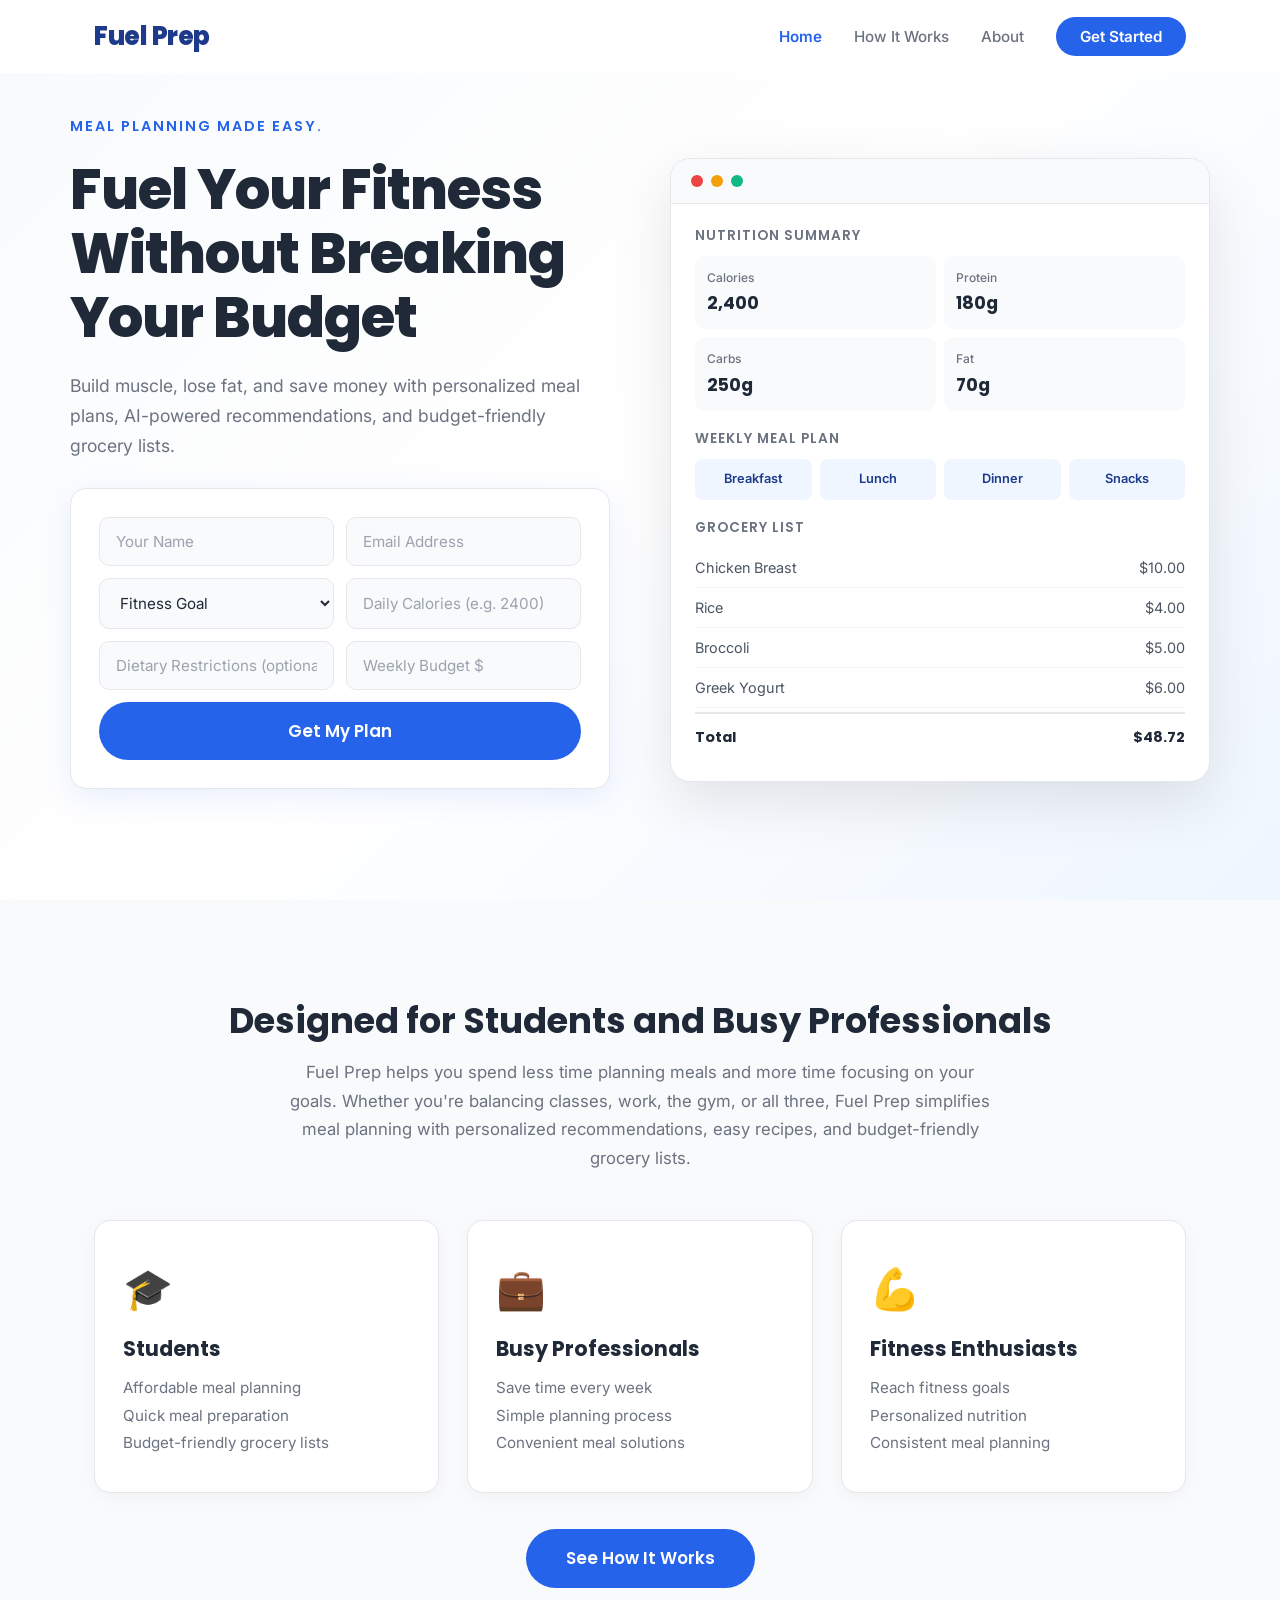
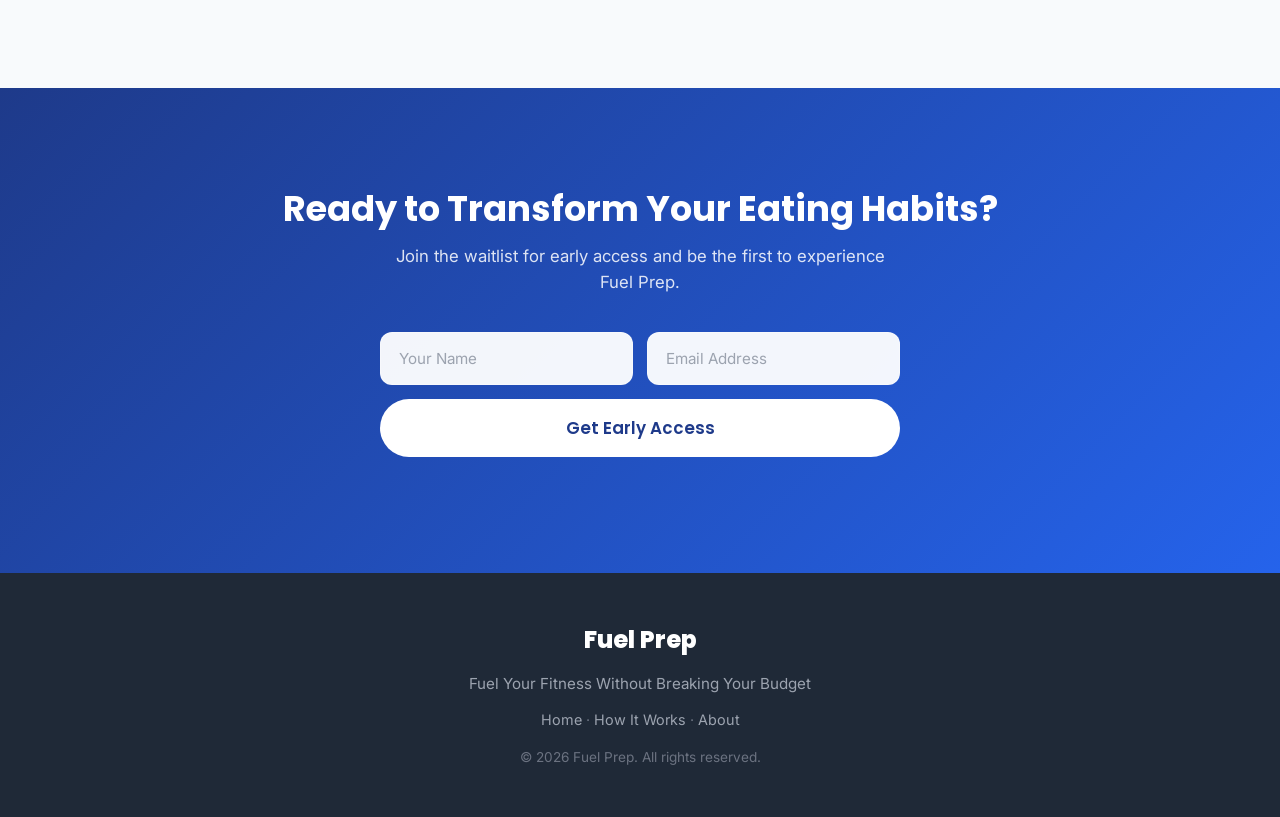
<file: index.html>
<!DOCTYPE html>
<html lang="en">
<head>
  <meta charset="UTF-8">
  <meta name="viewport" content="width=device-width, initial-scale=1.0">
  <title>Fuel Prep | Meal Planning Made Easy</title>
  <meta property="og:title" content="Fuel Prep | Meal Planning Made Easy">
  <meta property="og:description" content="Build muscle, lose fat, and save money with personalized meal plans, AI-powered recommendations, and budget-friendly grocery lists.">
  <meta property="og:image" content="og-image.svg">
  <meta property="og:image:width" content="1200">
  <meta property="og:image:height" content="630">
  <meta property="og:type" content="website">
  <meta property="og:site_name" content="Fuel Prep">
  <meta name="twitter:card" content="summary_large_image">
  <meta name="twitter:title" content="Fuel Prep | Meal Planning Made Easy">
  <meta name="twitter:description" content="Build muscle, lose fat, and save money with personalized meal plans, AI-powered recommendations, and budget-friendly grocery lists.">
  <meta name="twitter:image" content="og-image.svg">
  <link rel="icon" type="image/svg+xml" href="favicon.svg">
  <link rel="preconnect" href="https://fonts.googleapis.com">
  <link rel="preconnect" href="https://fonts.gstatic.com" crossorigin>
  <link href="https://fonts.googleapis.com/css2?family=Poppins:wght@600;700;800&family=Inter:wght@400;500;600&display=swap" rel="stylesheet">
  <link rel="stylesheet" href="styles.css">
</head>
<body>

  <!-- ===== NAVIGATION ===== -->
  <header class="navbar" id="navbar" role="banner">
    <div class="nav-container">
      <a href="index.html" class="logo">Fuel Prep</a>
      <button class="mobile-toggle" id="mobile-toggle" aria-label="Toggle menu" aria-expanded="false">
        <span></span><span></span><span></span>
      </button>
      <nav aria-label="Main navigation">
      <ul class="nav-links" id="nav-links">
        <li><a href="index.html" class="active">Home</a></li>
        <li><a href="how-it-works.html">How It Works</a></li>
        <li><a href="about.html">About</a></li>
        <li><a href="#get-started" class="nav-cta">Get Started</a></li>
      </ul>
      </nav>
    </div>
  </header>

  <!-- ===== MAIN CONTENT ===== -->
  <main>

  <!-- ===== HERO SECTION ===== -->
  <section id="home" class="hero" aria-labelledby="hero-heading">
    <div class="hero-container">
      <div class="hero-left">
        <p class="hero-tagline">Meal Planning Made Easy.</p>
        <h1 id="hero-heading">Fuel Your Fitness<br>Without Breaking<br>Your Budget</h1>
        <p class="hero-sub">
          Build muscle, lose fat, and save money with personalized meal plans,
          AI-powered recommendations, and budget-friendly grocery lists.
        </p>
        <form class="hero-form" id="hero-form" aria-label="Meal plan generator">
          <div class="form-row">
            <label for="form-name" class="sr-only">Your Name</label>
            <input type="text" id="form-name" placeholder="Your Name" autocomplete="name" required>
            <label for="form-email" class="sr-only">Email Address</label>
            <input type="email" id="form-email" placeholder="Email Address" autocomplete="email" required>
          </div>
          <div class="form-row">
            <label for="form-goal" class="sr-only">Fitness Goal</label>
            <select id="form-goal" required>
              <option value="" disabled selected>Fitness Goal</option>
              <option value="Muscle Gain">Muscle Gain</option>
              <option value="Fat Loss">Fat Loss</option>
              <option value="Maintenance">Maintenance</option>
            </select>
            <label for="form-calories" class="sr-only">Daily Calories</label>
            <input type="number" id="form-calories" placeholder="Daily Calories (e.g. 2400)" autocomplete="off">
          </div>
          <div class="form-row">
            <label for="form-restrictions" class="sr-only">Dietary Restrictions</label>
            <input type="text" id="form-restrictions" placeholder="Dietary Restrictions (optional)" autocomplete="off">
            <label for="form-budget" class="sr-only">Weekly Budget</label>
            <input type="number" id="form-budget" placeholder="Weekly Budget $" autocomplete="off">
          </div>
          <button type="submit" class="btn-primary">Get My Plan</button>
        </form>
        <div id="form-success" class="form-success"></div>
      </div>
      <div class="hero-right">
        <div class="dashboard-mockup">
          <div class="dash-header">
            <span class="dash-dot red"></span>
            <span class="dash-dot yellow"></span>
            <span class="dash-dot green"></span>
          </div>
          <div class="dash-body">
            <div class="dash-section">
              <h4>Nutrition Summary</h4>
              <dl class="macro-row">
                <div class="macro"><dt class="macro-label">Calories</dt><dd class="macro-val">2,400</dd></div>
                <div class="macro"><dt class="macro-label">Protein</dt><dd class="macro-val">180g</dd></div>
                <div class="macro"><dt class="macro-label">Carbs</dt><dd class="macro-val">250g</dd></div>
                <div class="macro"><dt class="macro-label">Fat</dt><dd class="macro-val">70g</dd></div>
              </dl>
            </div>
            <div class="dash-section">
              <h4>Weekly Meal Plan</h4>
              <ul class="meal-row" aria-label="Meal categories">
                <li class="meal-item">Breakfast</li>
                <li class="meal-item">Lunch</li>
                <li class="meal-item">Dinner</li>
                <li class="meal-item">Snacks</li>
              </ul>
            </div>
            <div class="dash-section">
              <h4>Grocery List</h4>
              <ul class="grocery-list" aria-label="Grocery items and prices">
                <li class="grocery-row"><span>Chicken Breast</span><span>$10.00</span></li>
                <li class="grocery-row"><span>Rice</span><span>$4.00</span></li>
                <li class="grocery-row"><span>Broccoli</span><span>$5.00</span></li>
                <li class="grocery-row"><span>Greek Yogurt</span><span>$6.00</span></li>
                <li class="grocery-row total-row"><span>Total</span><span>$48.72</span></li>
              </ul>
            </div>
          </div>
        </div>
      </div>
    </div>
  </section>

  <!-- ===== AUDIENCE SECTION ===== -->
  <section class="audience">
    <div class="container">
      <h2>Designed for Students and Busy Professionals</h2>
      <p class="audience-intro">
        Fuel Prep helps you spend less time planning meals and more time focusing on your goals.
        Whether you're balancing classes, work, the gym, or all three, Fuel Prep simplifies meal
        planning with personalized recommendations, easy recipes, and budget-friendly grocery lists.
      </p>
      <div class="audience-cards">
        <div class="audience-card">
          <div class="audience-icon">🎓</div>
          <h3>Students</h3>
          <ul>
            <li>Affordable meal planning</li>
            <li>Quick meal preparation</li>
            <li>Budget-friendly grocery lists</li>
          </ul>
        </div>
        <div class="audience-card">
          <div class="audience-icon">💼</div>
          <h3>Busy Professionals</h3>
          <ul>
            <li>Save time every week</li>
            <li>Simple planning process</li>
            <li>Convenient meal solutions</li>
          </ul>
        </div>
        <div class="audience-card">
          <div class="audience-icon">💪</div>
          <h3>Fitness Enthusiasts</h3>
          <ul>
            <li>Reach fitness goals</li>
            <li>Personalized nutrition</li>
            <li>Consistent meal planning</li>
          </ul>
        </div>
      </div>
      <div class="audience-cta">
        <a href="how-it-works.html" class="btn-primary">See How It Works</a>
      </div>
    </div>
  </section>

  <!-- ===== GET STARTED / LEAD CAPTURE ===== -->
  <section id="get-started" class="get-started">
    <div class="container">
      <h2>Ready to Transform Your Eating Habits?</h2>
      <p class="get-started-intro">
        Join the waitlist for early access and be the first to experience Fuel Prep.
      </p>
      <form class="lead-form" id="lead-form" aria-label="Early access signup">
        <div class="lead-row">
          <label for="lead-name" class="sr-only">Your Name</label>
          <input type="text" id="lead-name" placeholder="Your Name" autocomplete="name" required>
          <label for="lead-email" class="sr-only">Email Address</label>
          <input type="email" id="lead-email" placeholder="Email Address" autocomplete="email" required>
        </div>
        <button type="submit" class="btn-primary">Get Early Access</button>
      </form>
      <div id="lead-success" class="form-success"></div>
    </div>
  </section>

  <!-- ===== END MAIN CONTENT ===== -->
  </main>

  <!-- ===== FOOTER ===== -->
  <footer role="contentinfo">
    <div class="footer-container">
      <a href="index.html" class="footer-logo">Fuel Prep</a>
      <p class="footer-text">
        Fuel Your Fitness Without Breaking Your Budget
      </p>
      <nav aria-label="Footer navigation">
        <p class="footer-links">
          <a href="index.html">Home</a> &middot;
          <a href="how-it-works.html">How It Works</a> &middot;
          <a href="about.html">About</a>
        </p>
      </nav>
      <p class="footer-copy">&copy; 2026 Fuel Prep. All rights reserved.</p>
    </div>
  </footer>

  <script>
    // ===== Mobile Toggle =====
    document.getElementById('mobile-toggle').addEventListener('click', function () {
      const nav = document.getElementById('nav-links');
      const isOpen = nav.classList.toggle('open');
      this.setAttribute('aria-expanded', isOpen);
    });

    // Close mobile nav on link click
    document.querySelectorAll('.nav-links a').forEach(link => {
      link.addEventListener('click', () => {
        const nav = document.getElementById('nav-links');
        nav.classList.remove('open');
        document.getElementById('mobile-toggle').setAttribute('aria-expanded', 'false');
      });
    });

    // ===== Smooth Scrolling for same-page anchors =====
    document.querySelectorAll('a[href^="#"]').forEach(anchor => {
      anchor.addEventListener('click', function (e) {
        e.preventDefault();
        const target = document.querySelector(this.getAttribute('href'));
        if (target) {
          target.scrollIntoView({ behavior: 'smooth', block: 'start' });
        }
      });
    });

    // ===== Hero Form Submit =====
    document.getElementById('hero-form').addEventListener('submit', function (e) {
      e.preventDefault();
      const data = {
        name: document.getElementById('form-name').value,
        email: document.getElementById('form-email').value,
        goal: document.getElementById('form-goal').value,
        calories: document.getElementById('form-calories').value,
        restrictions: document.getElementById('form-restrictions').value,
        budget: document.getElementById('form-budget').value,
        savedAt: new Date().toISOString()
      };
      localStorage.setItem('fuelPrepLead', JSON.stringify(data));

      const success = document.getElementById('form-success');
      success.innerHTML = `
        <div class="success-message">
          <strong>Thank you for your interest in Fuel Prep!</strong><br>
          We have received your information and will be in touch soon with updates and early access opportunities.
        </div>
      `;
      success.scrollIntoView({ behavior: 'smooth' });
      this.reset();
    });

    // ===== Lead Form Submit =====
    document.getElementById('lead-form').addEventListener('submit', function (e) {
      e.preventDefault();
      const data = {
        name: document.getElementById('lead-name').value,
        email: document.getElementById('lead-email').value,
        savedAt: new Date().toISOString()
      };
      const existing = JSON.parse(localStorage.getItem('fuelPrepLead') || '{}');
      localStorage.setItem('fuelPrepLead', JSON.stringify({ ...existing, ...data }));

      const success = document.getElementById('lead-success');
      success.innerHTML = `
        <div class="success-message">
          <strong>Thank you for your interest in Fuel Prep!</strong><br>
          We have received your information and will be in touch soon with updates and early access opportunities.
        </div>
      `;
      success.scrollIntoView({ behavior: 'smooth' });
      this.reset();
    });

    // ===== Sticky Nav Shadow on Scroll =====
    window.addEventListener('scroll', function () {
      const nav = document.getElementById('navbar');
      if (window.scrollY > 50) {
        nav.classList.add('scrolled');
      } else {
        nav.classList.remove('scrolled');
      }
    });
  </script>
</body>
</html>
</file>
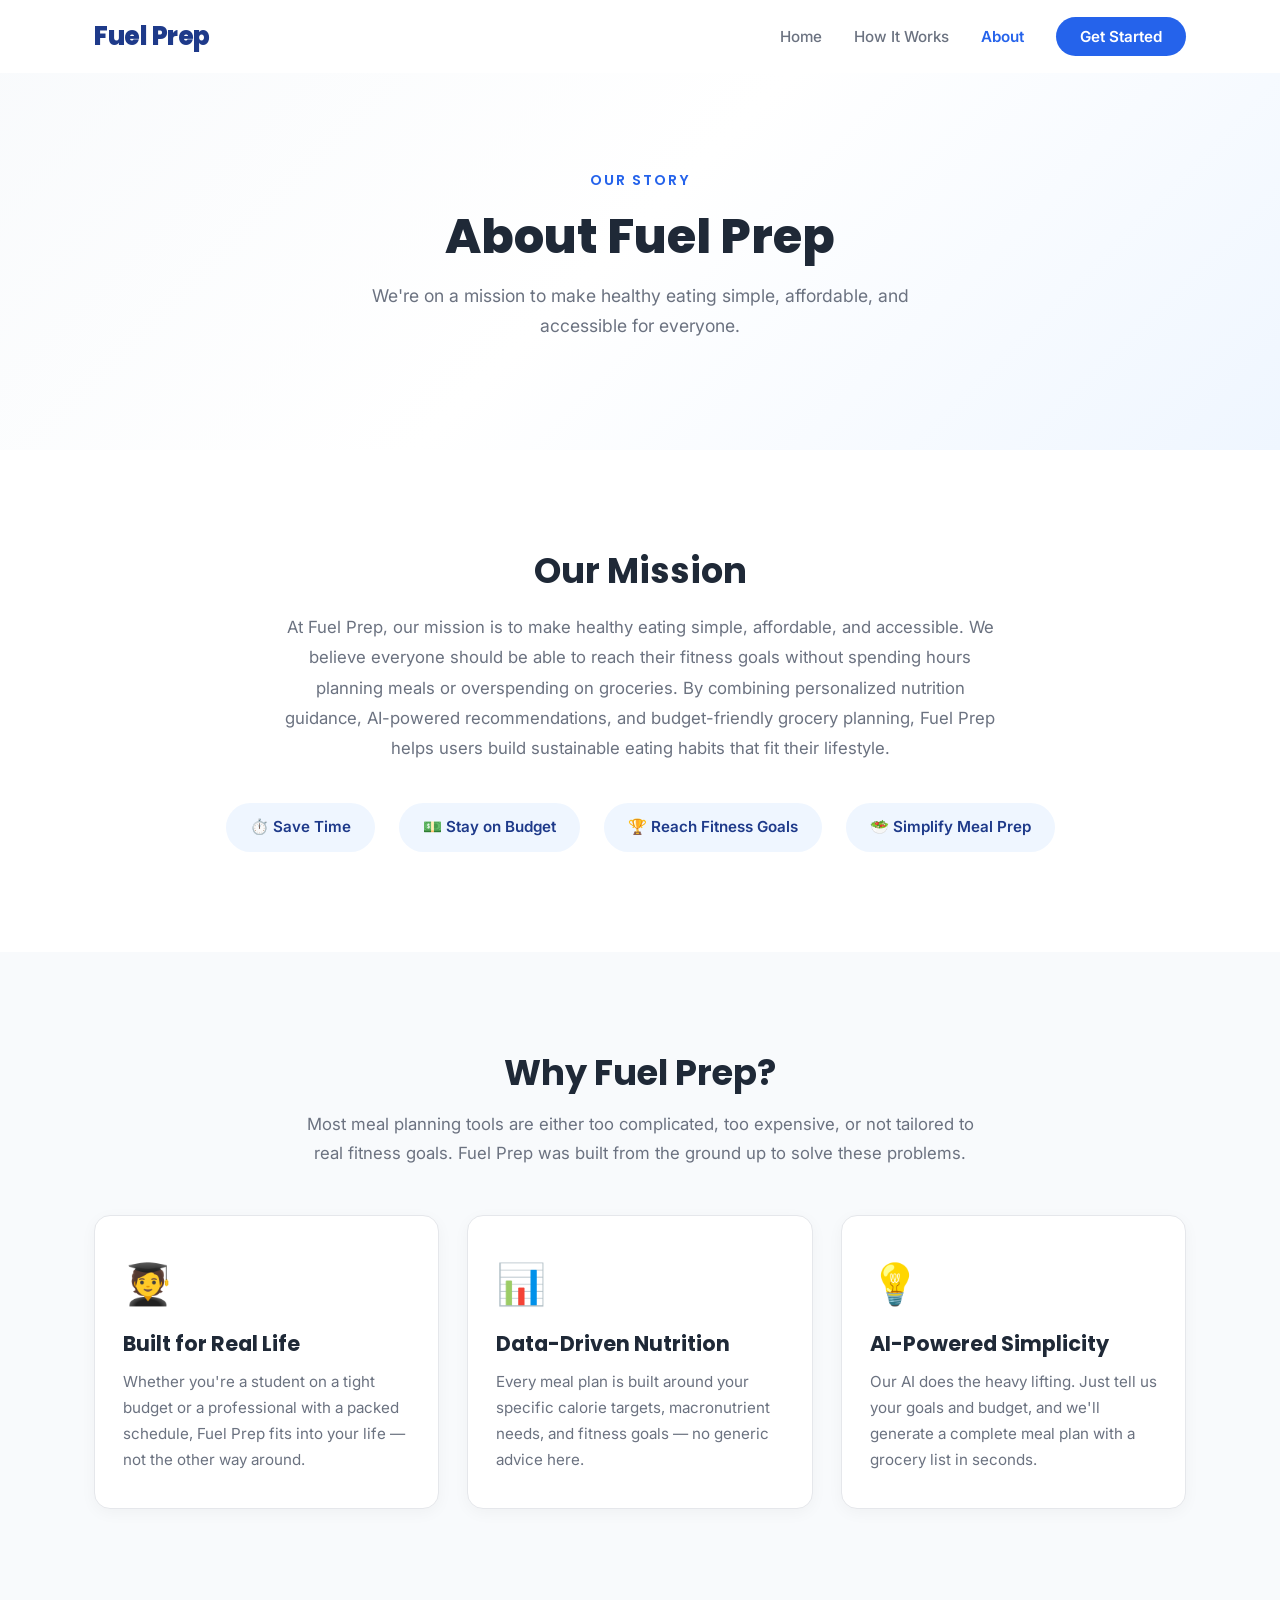
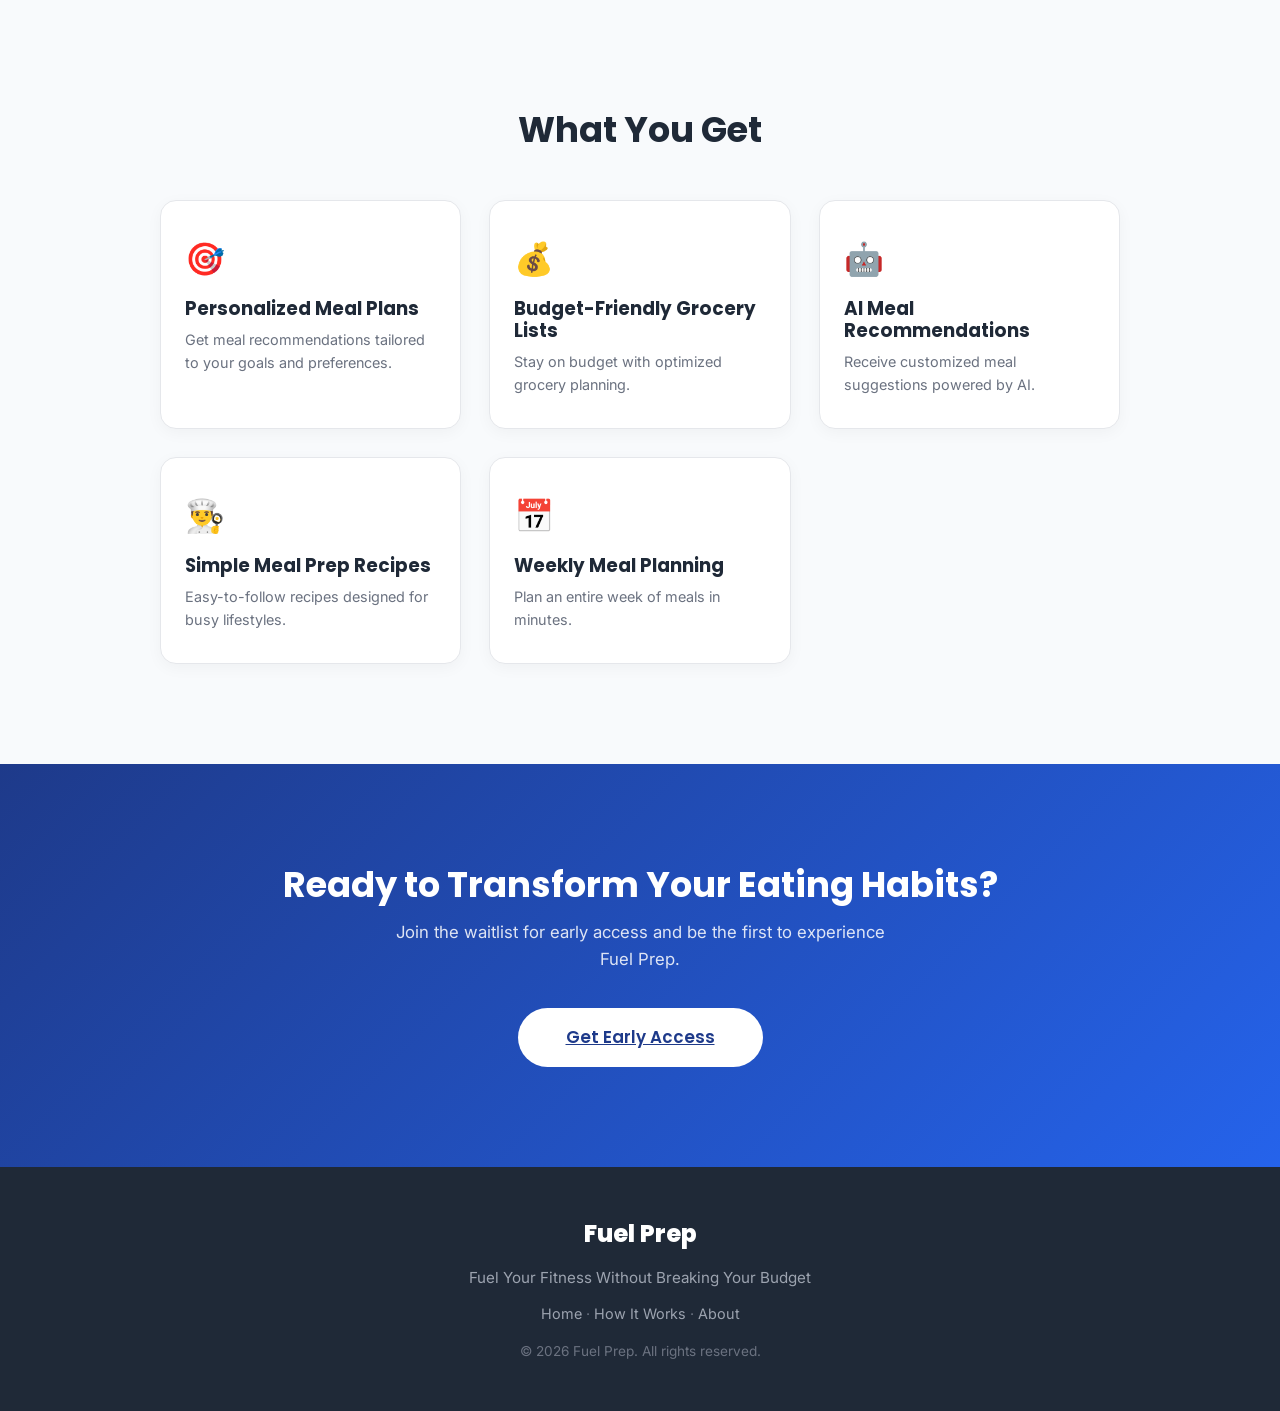
<file: about.html>
<!DOCTYPE html>
<html lang="en">
<head>
  <meta charset="UTF-8">
  <meta name="viewport" content="width=device-width, initial-scale=1.0">
  <title>About | Fuel Prep</title>
  <meta property="og:title" content="About | Fuel Prep">
  <meta property="og:description" content="Fuel Prep helps students and busy professionals save time and money with personalized meal planning.">
  <meta property="og:image" content="og-image.svg">
  <meta property="og:image:width" content="1200">
  <meta property="og:image:height" content="630">
  <meta property="og:type" content="website">
  <meta property="og:site_name" content="Fuel Prep">
  <meta name="twitter:card" content="summary_large_image">
  <meta name="twitter:title" content="About | Fuel Prep">
  <meta name="twitter:description" content="Fuel Prep helps students and busy professionals save time and money with personalized meal planning.">
  <meta name="twitter:image" content="og-image.svg">
  <link rel="icon" type="image/svg+xml" href="favicon.svg">
  <link rel="preconnect" href="https://fonts.googleapis.com">
  <link rel="preconnect" href="https://fonts.gstatic.com" crossorigin>
  <link href="https://fonts.googleapis.com/css2?family=Poppins:wght@600;700;800&family=Inter:wght@400;500;600&display=swap" rel="stylesheet">
  <link rel="stylesheet" href="styles.css">
</head>
<body>

  <!-- ===== NAVIGATION ===== -->
  <header class="navbar" id="navbar" role="banner">
    <div class="nav-container">
      <a href="index.html" class="logo">Fuel Prep</a>
      <button class="mobile-toggle" id="mobile-toggle" aria-label="Toggle menu" aria-expanded="false">
        <span></span><span></span><span></span>
      </button>
      <nav aria-label="Main navigation">
      <ul class="nav-links" id="nav-links">
        <li><a href="index.html">Home</a></li>
        <li><a href="how-it-works.html">How It Works</a></li>
        <li><a href="about.html" class="active">About</a></li>
        <li><a href="index.html#get-started" class="nav-cta">Get Started</a></li>
      </ul>
      </nav>
    </div>
  </header>

  <!-- ===== MAIN CONTENT ===== -->
  <main>

  <!-- ===== PAGE HERO ===== -->
  <section class="page-hero" aria-labelledby="about-heading">
    <div class="container page-hero-content">
      <p class="hero-tagline">Our Story</p>
      <h1 id="about-heading">About Fuel Prep</h1>
      <p class="hero-sub">
        We're on a mission to make healthy eating simple, affordable, and accessible for everyone.
      </p>
    </div>
  </section>

  <!-- ===== MISSION ===== -->
  <section class="about">
    <div class="container">
      <h2>Our Mission</h2>
      <p class="about-text">
        At Fuel Prep, our mission is to make healthy eating simple, affordable, and accessible.
        We believe everyone should be able to reach their fitness goals without spending hours
        planning meals or overspending on groceries. By combining personalized nutrition guidance,
        AI-powered recommendations, and budget-friendly grocery planning, Fuel Prep helps users
        build sustainable eating habits that fit their lifestyle.
      </p>
      <ul class="about-benefits">
        <li class="benefit">⏱️ Save Time</li>
        <li class="benefit">💵 Stay on Budget</li>
        <li class="benefit">🏆 Reach Fitness Goals</li>
        <li class="benefit">🥗 Simplify Meal Prep</li>
      </ul>
    </div>
  </section>

  <!-- ===== WHY FUEL PREP ===== -->
  <section class="audience">
    <div class="container">
      <h2>Why Fuel Prep?</h2>
      <p class="audience-intro">
        Most meal planning tools are either too complicated, too expensive, or not tailored to
        real fitness goals. Fuel Prep was built from the ground up to solve these problems.
      </p>
      <div class="audience-cards">
        <div class="audience-card">
          <div class="audience-icon">🧑‍🎓</div>
          <h3>Built for Real Life</h3>
          <p style="color: #6B7280; font-size: 0.95rem; line-height: 1.7;">
            Whether you're a student on a tight budget or a professional with a packed schedule,
            Fuel Prep fits into your life — not the other way around.
          </p>
        </div>
        <div class="audience-card">
          <div class="audience-icon">📊</div>
          <h3>Data-Driven Nutrition</h3>
          <p style="color: #6B7280; font-size: 0.95rem; line-height: 1.7;">
            Every meal plan is built around your specific calorie targets, macronutrient needs,
            and fitness goals — no generic advice here.
          </p>
        </div>
        <div class="audience-card">
          <div class="audience-icon">💡</div>
          <h3>AI-Powered Simplicity</h3>
          <p style="color: #6B7280; font-size: 0.95rem; line-height: 1.7;">
            Our AI does the heavy lifting. Just tell us your goals and budget, and we'll generate
            a complete meal plan with a grocery list in seconds.
          </p>
        </div>
      </div>
    </div>
  </section>

  <!-- ===== PLATFORM BENEFITS ===== -->
  <section class="features">
    <div class="container">
      <h2>What You Get</h2>
      <div class="features-grid">
        <div class="feature-card">
          <div class="feature-icon">🎯</div>
          <h3>Personalized Meal Plans</h3>
          <p>Get meal recommendations tailored to your goals and preferences.</p>
        </div>
        <div class="feature-card">
          <div class="feature-icon">💰</div>
          <h3>Budget-Friendly Grocery Lists</h3>
          <p>Stay on budget with optimized grocery planning.</p>
        </div>
        <div class="feature-card">
          <div class="feature-icon">🤖</div>
          <h3>AI Meal Recommendations</h3>
          <p>Receive customized meal suggestions powered by AI.</p>
        </div>
        <div class="feature-card">
          <div class="feature-icon">👨‍🍳</div>
          <h3>Simple Meal Prep Recipes</h3>
          <p>Easy-to-follow recipes designed for busy lifestyles.</p>
        </div>
        <div class="feature-card">
          <div class="feature-icon">📅</div>
          <h3>Weekly Meal Planning</h3>
          <p>Plan an entire week of meals in minutes.</p>
        </div>
      </div>
    </div>
  </section>

  <!-- ===== CTA BANNER ===== -->
  <section class="get-started">
    <div class="container">
      <h2>Ready to Transform Your Eating Habits?</h2>
      <p class="get-started-intro">
        Join the waitlist for early access and be the first to experience Fuel Prep.
      </p>
      <div style="text-align: center;">
        <a href="index.html#get-started" class="btn-primary" style="display: inline-block; width: auto; padding: 16px 48px;">Get Early Access</a>
      </div>
    </div>
  </section>

  <!-- ===== END MAIN CONTENT ===== -->
  </main>

  <!-- ===== FOOTER ===== -->
  <footer role="contentinfo">
    <div class="footer-container">
      <a href="index.html" class="footer-logo">Fuel Prep</a>
      <p class="footer-text">
        Fuel Your Fitness Without Breaking Your Budget
      </p>
      <nav aria-label="Footer navigation">
        <p class="footer-links">
          <a href="index.html">Home</a> &middot;
          <a href="how-it-works.html">How It Works</a> &middot;
          <a href="about.html">About</a>
        </p>
      </nav>
      <p class="footer-copy">&copy; 2026 Fuel Prep. All rights reserved.</p>
    </div>
  </footer>

  <script>
    // ===== Mobile Toggle =====
    document.getElementById('mobile-toggle').addEventListener('click', function () {
      const nav = document.getElementById('nav-links');
      const isOpen = nav.classList.toggle('open');
      this.setAttribute('aria-expanded', isOpen);
    });

    document.querySelectorAll('.nav-links a').forEach(link => {
      link.addEventListener('click', () => {
        const nav = document.getElementById('nav-links');
        nav.classList.remove('open');
        document.getElementById('mobile-toggle').setAttribute('aria-expanded', 'false');
      });
    });

    // ===== Sticky Nav Shadow on Scroll =====
    window.addEventListener('scroll', function () {
      const nav = document.getElementById('navbar');
      if (window.scrollY > 50) {
        nav.classList.add('scrolled');
      } else {
        nav.classList.remove('scrolled');
      }
    });
  </script>
</body>
</html>
</file>
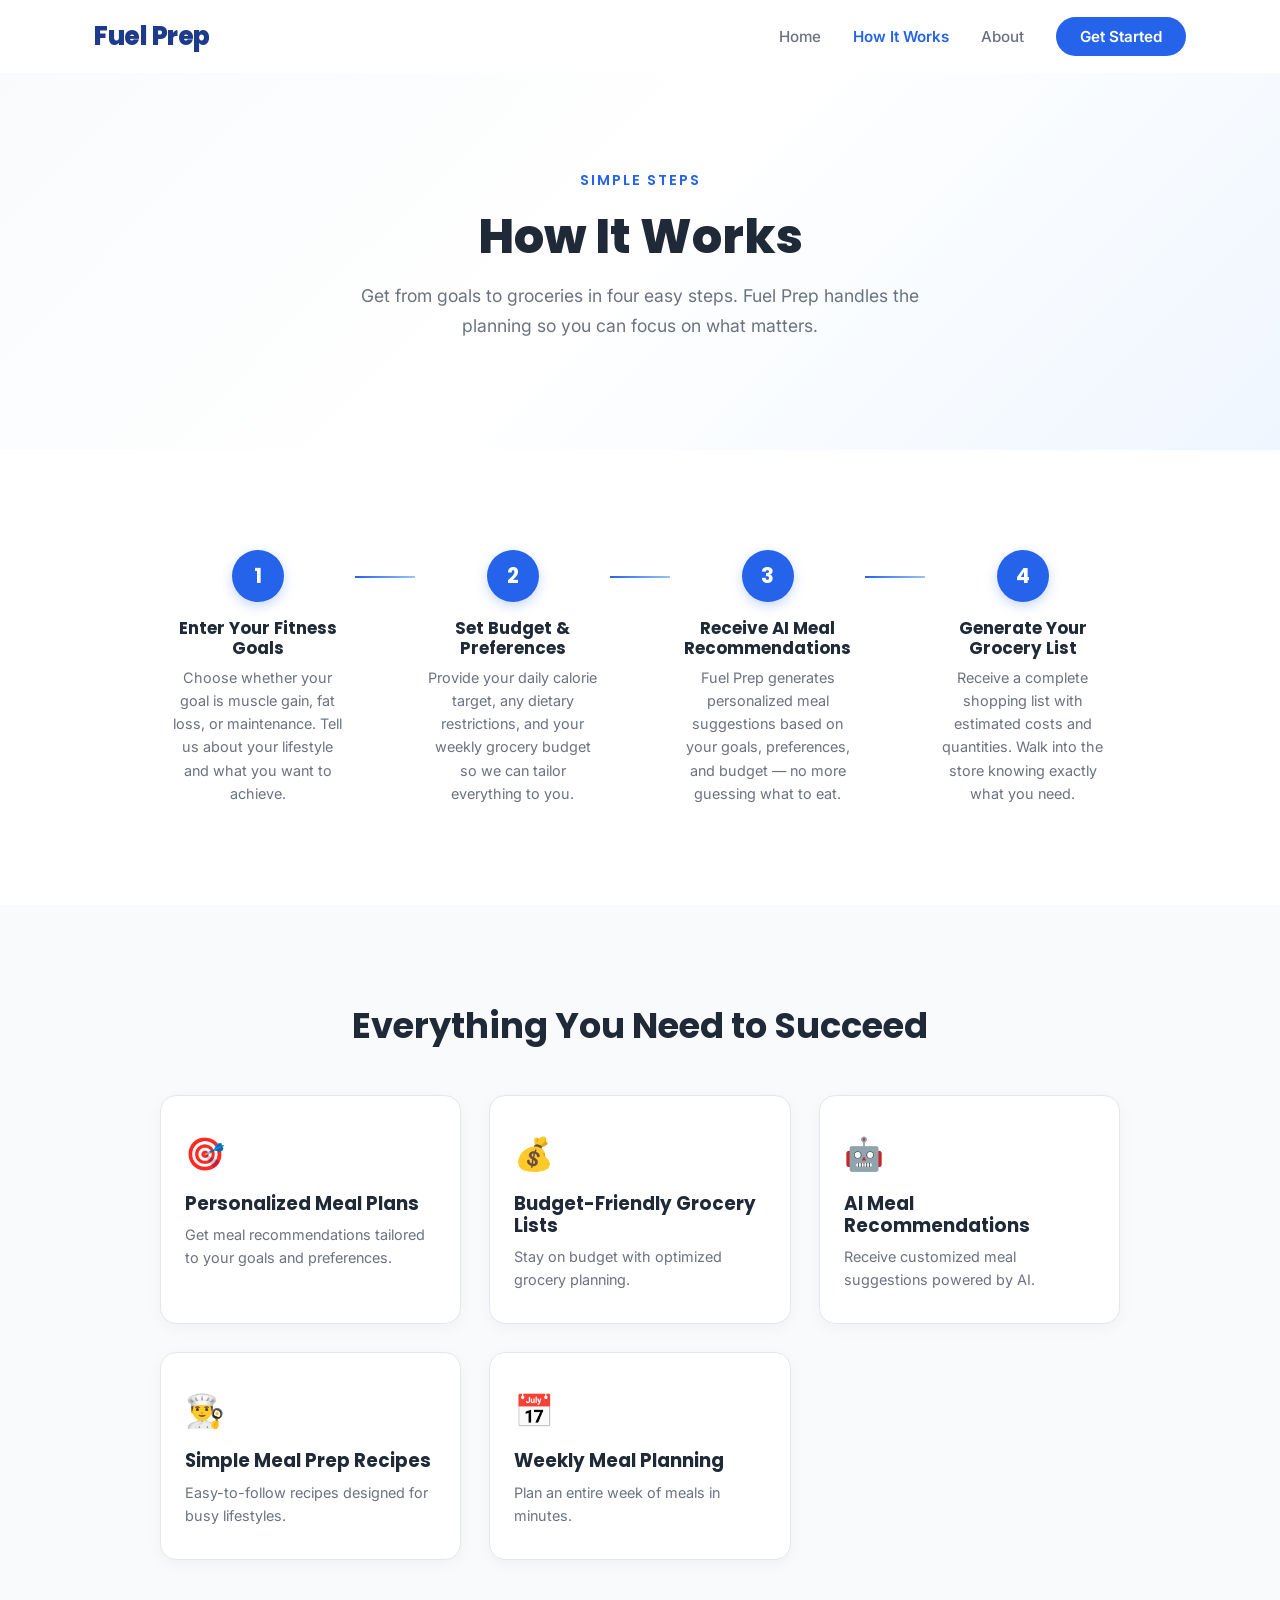
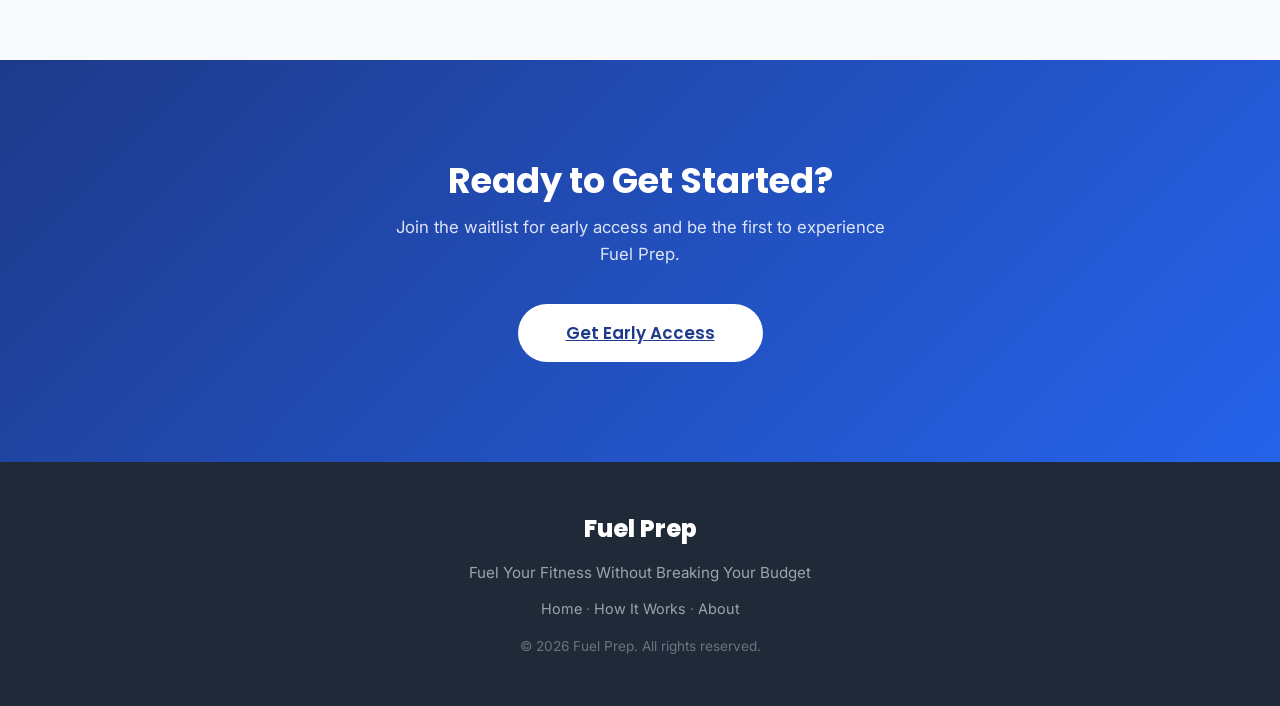
<file: how-it-works.html>
<!DOCTYPE html>
<html lang="en">
<head>
  <meta charset="UTF-8">
  <meta name="viewport" content="width=device-width, initial-scale=1.0">
  <title>How It Works | Fuel Prep</title>
  <meta property="og:title" content="How It Works | Fuel Prep">
  <meta property="og:description" content="Learn how Fuel Prep creates personalized meal plans tailored to your fitness goals, dietary needs, and budget.">
  <meta property="og:image" content="og-image.svg">
  <meta property="og:image:width" content="1200">
  <meta property="og:image:height" content="630">
  <meta property="og:type" content="website">
  <meta property="og:site_name" content="Fuel Prep">
  <meta name="twitter:card" content="summary_large_image">
  <meta name="twitter:title" content="How It Works | Fuel Prep">
  <meta name="twitter:description" content="Learn how Fuel Prep creates personalized meal plans tailored to your fitness goals, dietary needs, and budget.">
  <meta name="twitter:image" content="og-image.svg">
  <link rel="icon" type="image/svg+xml" href="favicon.svg">
  <link rel="preconnect" href="https://fonts.googleapis.com">
  <link rel="preconnect" href="https://fonts.gstatic.com" crossorigin>
  <link href="https://fonts.googleapis.com/css2?family=Poppins:wght@600;700;800&family=Inter:wght@400;500;600&display=swap" rel="stylesheet">
  <link rel="stylesheet" href="styles.css">
</head>
<body>

  <!-- ===== NAVIGATION ===== -->
  <header class="navbar" id="navbar" role="banner">
    <div class="nav-container">
      <a href="index.html" class="logo">Fuel Prep</a>
      <button class="mobile-toggle" id="mobile-toggle" aria-label="Toggle menu" aria-expanded="false">
        <span></span><span></span><span></span>
      </button>
      <nav aria-label="Main navigation">
      <ul class="nav-links" id="nav-links">
        <li><a href="index.html">Home</a></li>
        <li><a href="how-it-works.html" class="active">How It Works</a></li>
        <li><a href="about.html">About</a></li>
        <li><a href="index.html#get-started" class="nav-cta">Get Started</a></li>
      </ul>
      </nav>
    </div>
  </header>

  <!-- ===== MAIN CONTENT ===== -->
  <main>

  <!-- ===== HOW IT WORKS ===== -->
  <section class="page-hero" aria-labelledby="how-heading">
    <div class="container page-hero-content">
      <p class="hero-tagline">Simple Steps</p>
      <h1 id="how-heading">How It Works</h1>
      <p class="hero-sub">
        Get from goals to groceries in four easy steps. Fuel Prep handles the planning so you can focus on what matters.
      </p>
    </div>
  </section>

  <section class="how-it-works">
    <div class="container">
      <ol class="timeline" aria-label="Four simple steps">
        <li class="timeline-step">
          <span class="step-number" aria-hidden="true">1</span>
          <h3>Enter Your Fitness Goals</h3>
          <p>Choose whether your goal is muscle gain, fat loss, or maintenance. Tell us about your lifestyle and what you want to achieve.</p>
        </li>
        <li class="timeline-connector" role="separator" aria-hidden="true"></li>
        <li class="timeline-step">
          <span class="step-number" aria-hidden="true">2</span>
          <h3>Set Budget &amp; Preferences</h3>
          <p>Provide your daily calorie target, any dietary restrictions, and your weekly grocery budget so we can tailor everything to you.</p>
        </li>
        <li class="timeline-connector" role="separator" aria-hidden="true"></li>
        <li class="timeline-step">
          <span class="step-number" aria-hidden="true">3</span>
          <h3>Receive AI Meal Recommendations</h3>
          <p>Fuel Prep generates personalized meal suggestions based on your goals, preferences, and budget — no more guessing what to eat.</p>
        </li>
        <li class="timeline-connector" role="separator" aria-hidden="true"></li>
        <li class="timeline-step">
          <span class="step-number" aria-hidden="true">4</span>
          <h3>Generate Your Grocery List</h3>
          <p>Receive a complete shopping list with estimated costs and quantities. Walk into the store knowing exactly what you need.</p>
        </li>
      </ol>
    </div>
  </section>

  <!-- ===== FEATURES ===== -->
  <section class="features">
    <div class="container">
      <h2>Everything You Need to Succeed</h2>
      <div class="features-grid">
        <div class="feature-card">
          <div class="feature-icon">🎯</div>
          <h3>Personalized Meal Plans</h3>
          <p>Get meal recommendations tailored to your goals and preferences.</p>
        </div>
        <div class="feature-card">
          <div class="feature-icon">💰</div>
          <h3>Budget-Friendly Grocery Lists</h3>
          <p>Stay on budget with optimized grocery planning.</p>
        </div>
        <div class="feature-card">
          <div class="feature-icon">🤖</div>
          <h3>AI Meal Recommendations</h3>
          <p>Receive customized meal suggestions powered by AI.</p>
        </div>
        <div class="feature-card">
          <div class="feature-icon">👨‍🍳</div>
          <h3>Simple Meal Prep Recipes</h3>
          <p>Easy-to-follow recipes designed for busy lifestyles.</p>
        </div>
        <div class="feature-card">
          <div class="feature-icon">📅</div>
          <h3>Weekly Meal Planning</h3>
          <p>Plan an entire week of meals in minutes.</p>
        </div>
      </div>
    </div>
  </section>

  <!-- ===== CTA BANNER ===== -->
  <section class="get-started">
    <div class="container">
      <h2>Ready to Get Started?</h2>
      <p class="get-started-intro">
        Join the waitlist for early access and be the first to experience Fuel Prep.
      </p>
      <div style="text-align: center;">
        <a href="index.html#get-started" class="btn-primary" style="display: inline-block; width: auto; padding: 16px 48px;">Get Early Access</a>
      </div>
    </div>
  </section>

  <!-- ===== END MAIN CONTENT ===== -->
  </main>

  <!-- ===== FOOTER ===== -->
  <footer role="contentinfo">
    <div class="footer-container">
      <a href="index.html" class="footer-logo">Fuel Prep</a>
      <p class="footer-text">
        Fuel Your Fitness Without Breaking Your Budget
      </p>
      <nav aria-label="Footer navigation">
        <p class="footer-links">
          <a href="index.html">Home</a> &middot;
          <a href="how-it-works.html">How It Works</a> &middot;
          <a href="about.html">About</a>
        </p>
      </nav>
      <p class="footer-copy">&copy; 2026 Fuel Prep. All rights reserved.</p>
    </div>
  </footer>

  <script>
    // ===== Mobile Toggle =====
    document.getElementById('mobile-toggle').addEventListener('click', function () {
      const nav = document.getElementById('nav-links');
      const isOpen = nav.classList.toggle('open');
      this.setAttribute('aria-expanded', isOpen);
    });

    document.querySelectorAll('.nav-links a').forEach(link => {
      link.addEventListener('click', () => {
        const nav = document.getElementById('nav-links');
        nav.classList.remove('open');
        document.getElementById('mobile-toggle').setAttribute('aria-expanded', 'false');
      });
    });

    // ===== Sticky Nav Shadow on Scroll =====
    window.addEventListener('scroll', function () {
      const nav = document.getElementById('navbar');
      if (window.scrollY > 50) {
        nav.classList.add('scrolled');
      } else {
        nav.classList.remove('scrolled');
      }
    });
  </script>
</body>
</html>
</file>
<file: styles.css>
/* ===== RESET & BASE ===== */
*,
*::before,
*::after {
  margin: 0;
  padding: 0;
  box-sizing: border-box;
}

html {
  scroll-behavior: smooth;
}

body {
  font-family: 'Inter', -apple-system, BlinkMacSystemFont, sans-serif;
  color: #1F2937;
  background-color: #FFFFFF;
  line-height: 1.6;
  -webkit-font-smoothing: antialiased;
}

h1, h2, h3, h4, h5, h6 {
  font-family: 'Poppins', sans-serif;
  font-weight: 700;
  line-height: 1.2;
}

.container {
  max-width: 1140px;
  margin: 0 auto;
  padding: 0 24px;
}

/* ===== NAVIGATION ===== */
.navbar {
  position: fixed;
  top: 0;
  left: 0;
  right: 0;
  z-index: 1000;
  background: rgba(255, 255, 255, 0.95);
  backdrop-filter: blur(12px);
  transition: box-shadow 0.3s ease;
}

.navbar.scrolled {
  box-shadow: 0 2px 20px rgba(0, 0, 0, 0.08);
}

.nav-container {
  max-width: 1140px;
  margin: 0 auto;
  padding: 16px 24px;
  display: flex;
  justify-content: space-between;
  align-items: center;
}

.logo {
  font-family: 'Poppins', sans-serif;
  font-size: 1.6rem;
  font-weight: 800;
  color: #1E3A8A;
  text-decoration: none;
  letter-spacing: -0.5px;
}

.nav-links {
  list-style: none;
  display: flex;
  align-items: center;
  gap: 32px;
}

.nav-links a {
  text-decoration: none;
  color: #6B7280;
  font-weight: 500;
  font-size: 0.95rem;
  transition: color 0.2s ease;
}

.nav-links a:hover {
  color: #2563EB;
}

.nav-links a.active {
  color: #2563EB;
  font-weight: 600;
}

.nav-cta {
  background: #2563EB;
  color: #fff !important;
  padding: 10px 24px;
  border-radius: 100px;
  font-weight: 600 !important;
  transition: background 0.2s ease !important;
}

.nav-cta:hover {
  background: #1E3A8A !important;
}

/* Mobile Toggle */
.mobile-toggle {
  display: none;
  flex-direction: column;
  gap: 5px;
  background: none;
  border: none;
  cursor: pointer;
  padding: 4px;
}

.mobile-toggle span {
  display: block;
  width: 26px;
  height: 3px;
  background: #1F2937;
  border-radius: 3px;
  transition: 0.3s;
}

/* ===== HERO ===== */
.hero {
  min-height: 100vh;
  display: flex;
  align-items: center;
  padding: 100px 24px 60px;
  background: linear-gradient(135deg, #F8FAFC 0%, #FFFFFF 50%, #EFF6FF 100%);
}

.hero-container {
  max-width: 1140px;
  margin: 0 auto;
  display: grid;
  grid-template-columns: 1fr 1fr;
  gap: 60px;
  align-items: center;
}

.hero-left {
  display: flex;
  flex-direction: column;
  gap: 20px;
}

.hero-tagline {
  font-family: 'Poppins', sans-serif;
  font-weight: 600;
  font-size: 0.9rem;
  color: #2563EB;
  text-transform: uppercase;
  letter-spacing: 2px;
}

.hero-left h1 {
  font-size: 3.5rem;
  font-weight: 800;
  color: #1F2937;
  letter-spacing: -1px;
  line-height: 1.15;
}

.hero-sub {
  font-size: 1.1rem;
  color: #6B7280;
  max-width: 520px;
  line-height: 1.7;
}

/* Hero Form */
.hero-form {
  display: flex;
  flex-direction: column;
  gap: 12px;
  margin-top: 8px;
  background: #FFFFFF;
  padding: 28px;
  border-radius: 16px;
  box-shadow: 0 8px 30px rgba(37, 99, 235, 0.10);
  border: 1px solid #E5E7EB;
}

.form-row {
  display: grid;
  grid-template-columns: 1fr 1fr;
  gap: 12px;
}

.hero-form input,
.hero-form select {
  padding: 14px 16px;
  border: 1.5px solid #E5E7EB;
  border-radius: 10px;
  font-family: 'Inter', sans-serif;
  font-size: 0.95rem;
  color: #1F2937;
  background: #F8FAFC;
  transition: border-color 0.2s ease, box-shadow 0.2s ease;
  outline: none;
  width: 100%;
}

.hero-form input:focus,
.hero-form select:focus {
  border-color: #2563EB;
  box-shadow: 0 0 0 3px rgba(37, 99, 235, 0.15);
  background: #FFFFFF;
}

.hero-form input::placeholder {
  color: #9CA3AF;
}

/* ===== SR-ONLY (for accessible labels) ===== */
.sr-only {
  position: absolute;
  width: 1px;
  height: 1px;
  padding: 0;
  margin: -1px;
  overflow: hidden;
  clip: rect(0, 0, 0, 0);
  white-space: nowrap;
  border: 0;
}

.btn-primary {
  background: #2563EB;
  color: #FFFFFF;
  padding: 16px 32px;
  border: none;
  border-radius: 100px;
  font-family: 'Poppins', sans-serif;
  font-size: 1.05rem;
  font-weight: 600;
  cursor: pointer;
  transition: background 0.2s ease, transform 0.15s ease;
  width: 100%;
}

.btn-primary:hover {
  background: #1E3A8A;
  transform: translateY(-1px);
}

.btn-primary:active {
  transform: translateY(0);
}

/* ===== DASHBOARD MOCKUP ===== */
.dashboard-mockup {
  background: #FFFFFF;
  border-radius: 20px;
  box-shadow: 0 20px 60px rgba(0, 0, 0, 0.10);
  border: 1px solid #E5E7EB;
  overflow: hidden;
}

.dash-header {
  display: flex;
  gap: 8px;
  padding: 16px 20px;
  background: #F8FAFC;
  border-bottom: 1px solid #E5E7EB;
}

.dash-dot {
  width: 12px;
  height: 12px;
  border-radius: 50%;
}

.dash-dot.red { background: #EF4444; }
.dash-dot.yellow { background: #F59E0B; }
.dash-dot.green { background: #10B981; }

.dash-body {
  padding: 24px;
}

.dash-section {
  margin-bottom: 20px;
}

.dash-section:last-child {
  margin-bottom: 0;
}

.dash-section h4 {
  font-family: 'Poppins', sans-serif;
  font-size: 0.85rem;
  font-weight: 600;
  color: #6B7280;
  text-transform: uppercase;
  letter-spacing: 1px;
  margin-bottom: 12px;
}

dl.macro-row {
  display: grid;
  grid-template-columns: 1fr 1fr;
  gap: 8px;
  margin: 0;
}

.macro {
  background: #F8FAFC;
  padding: 12px;
  border-radius: 10px;
  display: flex;
  flex-direction: column;
  gap: 2px;
  margin: 0;
}

.macro-label {
  font-size: 0.75rem;
  color: #6B7280;
  font-weight: 500;
}

.macro dd,
.macro dt {
  margin: 0;
}

.macro-val {
  font-family: 'Poppins', sans-serif;
  font-size: 1.1rem;
  font-weight: 700;
  color: #1F2937;
}

ul.meal-row {
  display: grid;
  grid-template-columns: 1fr 1fr 1fr 1fr;
  gap: 8px;
  margin: 0;
  padding: 0;
  list-style: none;
}

.meal-item {
  background: #EFF6FF;
  color: #1E3A8A;
  padding: 10px 8px;
  border-radius: 8px;
  font-size: 0.8rem;
  font-weight: 600;
  text-align: center;
}

.grocery-list {
  list-style: none;
  margin: 0;
  padding: 0;
}

.grocery-row {
  display: flex;
  justify-content: space-between;
  padding: 8px 0;
  border-bottom: 1px solid #F3F4F6;
  font-size: 0.9rem;
  color: #4B5563;
}

.grocery-row.total-row {
  border-bottom: none;
  border-top: 2px solid #E5E7EB;
  margin-top: 4px;
  padding-top: 12px;
  font-family: 'Poppins', sans-serif;
  font-weight: 700;
  color: #1F2937;
}

/* ===== AUDIENCE SECTION ===== */
.audience {
  padding: 100px 0;
  background: #F8FAFC;
}

.audience h2 {
  text-align: center;
  font-size: 2.2rem;
  color: #1F2937;
  margin-bottom: 16px;
}

.audience-intro {
  text-align: center;
  color: #6B7280;
  max-width: 700px;
  margin: 0 auto 48px;
  font-size: 1.05rem;
  line-height: 1.7;
}

.audience-cards {
  display: grid;
  grid-template-columns: repeat(3, 1fr);
  gap: 28px;
}

.audience-card {
  background: #FFFFFF;
  padding: 36px 28px;
  border-radius: 16px;
  box-shadow: 0 4px 16px rgba(0, 0, 0, 0.04);
  border: 1px solid #E5E7EB;
  transition: transform 0.2s ease, box-shadow 0.2s ease;
}

.audience-card:hover {
  transform: translateY(-4px);
  box-shadow: 0 12px 32px rgba(37, 99, 235, 0.08);
}

.audience-icon {
  font-size: 2.5rem;
  margin-bottom: 16px;
}

.audience-card h3 {
  font-size: 1.3rem;
  color: #1F2937;
  margin-bottom: 12px;
}

.audience-card ul {
  list-style: none;
  color: #6B7280;
  font-size: 0.95rem;
  line-height: 1.8;
}

/* ===== HOW IT WORKS ===== */
.how-it-works {
  padding: 100px 0;
  background: #FFFFFF;
}

.how-it-works h2 {
  text-align: center;
  font-size: 2.2rem;
  color: #1F2937;
  margin-bottom: 56px;
}

ol.timeline {
  display: flex;
  align-items: flex-start;
  gap: 0;
  max-width: 960px;
  margin: 0 auto;
  padding: 0;
  list-style: none;
}

.timeline-step {
  flex: 1;
  text-align: center;
  padding: 0 12px;
}

.step-number {
  width: 52px;
  height: 52px;
  background: #2563EB;
  color: #FFFFFF;
  border-radius: 50%;
  display: flex;
  align-items: center;
  justify-content: center;
  font-family: 'Poppins', sans-serif;
  font-size: 1.3rem;
  font-weight: 700;
  margin: 0 auto 16px;
  box-shadow: 0 4px 12px rgba(37, 99, 235, 0.25);
}

.timeline-step h3 {
  font-size: 1.05rem;
  color: #1F2937;
  margin-bottom: 8px;
}

.timeline-step p {
  font-size: 0.9rem;
  color: #6B7280;
  line-height: 1.6;
}

.timeline-connector {
  flex: 0 0 60px;
  height: 2px;
  background: linear-gradient(to right, #2563EB, #93C5FD);
  margin-top: 26px;
}

/* ===== FEATURES ===== */
.features {
  padding: 100px 0;
  background: #F8FAFC;
}

.features h2 {
  text-align: center;
  font-size: 2.2rem;
  color: #1F2937;
  margin-bottom: 48px;
}

.features-grid {
  display: grid;
  grid-template-columns: repeat(3, 1fr);
  gap: 28px;
  max-width: 960px;
  margin: 0 auto;
}

.feature-card {
  background: #FFFFFF;
  padding: 32px 24px;
  border-radius: 16px;
  box-shadow: 0 4px 16px rgba(0, 0, 0, 0.04);
  border: 1px solid #E5E7EB;
  transition: transform 0.2s ease, box-shadow 0.2s ease;
}

.feature-card:hover {
  transform: translateY(-4px);
  box-shadow: 0 12px 32px rgba(37, 99, 235, 0.08);
}

.feature-icon {
  font-size: 2rem;
  margin-bottom: 14px;
}

.feature-card h3 {
  font-size: 1.15rem;
  color: #1F2937;
  margin-bottom: 8px;
}

.feature-card p {
  font-size: 0.9rem;
  color: #6B7280;
  line-height: 1.6;
}

/* ===== ABOUT ===== */
.about {
  padding: 100px 0;
  background: #FFFFFF;
}

.about h2 {
  text-align: center;
  font-size: 2.2rem;
  color: #1F2937;
  margin-bottom: 20px;
}

.about-text {
  text-align: center;
  color: #6B7280;
  max-width: 720px;
  margin: 0 auto 40px;
  font-size: 1.05rem;
  line-height: 1.8;
}

.about-benefits {
  display: flex;
  justify-content: center;
  gap: 24px;
  flex-wrap: wrap;
  list-style: none;
  margin: 0;
  padding: 0;
}

.benefit {
  background: #EFF6FF;
  color: #1E3A8A;
  padding: 12px 24px;
  border-radius: 100px;
  font-weight: 600;
  font-size: 0.95rem;
}

/* ===== GET STARTED / LEAD CAPTURE ===== */
.get-started {
  padding: 100px 0;
  background: linear-gradient(135deg, #1E3A8A 0%, #2563EB 100%);
}

.get-started h2 {
  text-align: center;
  font-size: 2.2rem;
  color: #FFFFFF;
  margin-bottom: 12px;
}

.get-started-intro {
  text-align: center;
  color: rgba(255, 255, 255, 0.85);
  max-width: 520px;
  margin: 0 auto 36px;
  font-size: 1.05rem;
}

.lead-form {
  max-width: 520px;
  margin: 0 auto;
  display: flex;
  flex-direction: column;
  gap: 14px;
}

.lead-row {
  display: grid;
  grid-template-columns: 1fr 1fr;
  gap: 14px;
}

.lead-form input {
  padding: 16px 18px;
  border: 1.5px solid rgba(255, 255, 255, 0.3);
  border-radius: 12px;
  font-family: 'Inter', sans-serif;
  font-size: 0.95rem;
  color: #1F2937;
  background: rgba(255, 255, 255, 0.95);
  outline: none;
  transition: border-color 0.2s ease, box-shadow 0.2s ease;
  width: 100%;
}

.lead-form input:focus {
  border-color: #FFFFFF;
  box-shadow: 0 0 0 3px rgba(255, 255, 255, 0.25);
  background: #FFFFFF;
}

.lead-form input::placeholder {
  color: #9CA3AF;
}

.get-started .btn-primary {
  background: #FFFFFF;
  color: #1E3A8A;
  font-size: 1.05rem;
}

.get-started .btn-primary:hover {
  background: #F8FAFC;
  color: #1E3A8A;
}

/* ===== FORM SUCCESS ===== */
.form-success {
  margin-top: 16px;
}

.success-message {
  background: #FFFFFF;
  color: #1F2937;
  padding: 20px 24px;
  border-radius: 12px;
  font-size: 0.95rem;
  line-height: 1.6;
  border-left: 4px solid #2563EB;
  box-shadow: 0 4px 16px rgba(0, 0, 0, 0.06);
  animation: fadeInUp 0.4s ease;
}

.get-started .success-message {
  background: rgba(255, 255, 255, 0.95);
  border-left-color: #FFFFFF;
}

@keyframes fadeInUp {
  from {
    opacity: 0;
    transform: translateY(12px);
  }
  to {
    opacity: 1;
    transform: translateY(0);
  }
}

/* ===== FOOTER ===== */
footer {
  padding: 48px 24px;
  background: #1F2937;
  color: #FFFFFF;
}

.footer-container {
  max-width: 1140px;
  margin: 0 auto;
  display: flex;
  flex-direction: column;
  align-items: center;
  gap: 12px;
  text-align: center;
}

.footer-logo {
  font-family: 'Poppins', sans-serif;
  font-size: 1.5rem;
  font-weight: 800;
  color: #FFFFFF;
  text-decoration: none;
}

.footer-text {
  color: #9CA3AF;
  font-size: 0.95rem;
}

.footer-copy {
  color: #6B7280;
  font-size: 0.85rem;
  margin-top: 4px;
}

/* ===== FOOTER LINKS ===== */
.footer-links {
  color: #6B7280;
  font-size: 0.9rem;
}

.footer-links a {
  color: #9CA3AF;
  text-decoration: none;
  transition: color 0.2s ease;
}

.footer-links a:hover {
  color: #FFFFFF;
}

/* ===== RESPONSIVE ===== */
@media (max-width: 1024px) {
  .hero-left h1 {
    font-size: 2.8rem;
  }

  .features-grid {
    grid-template-columns: repeat(2, 1fr);
  }
}

@media (max-width: 900px) {
  .hero-container {
    grid-template-columns: 1fr;
    gap: 40px;
  }

  .hero-left h1 {
    font-size: 2.5rem;
  }

  .hero-sub {
    max-width: 100%;
  }

  .dashboard-mockup {
    max-width: 480px;
    margin: 0 auto;
  }

  .audience-cards {
    grid-template-columns: 1fr;
    max-width: 420px;
    margin: 0 auto;
  }

  ol.timeline {
    flex-direction: column;
    align-items: center;
    gap: 0;
  }

  .timeline-step {
    max-width: 320px;
    padding: 24px 0;
  }

  .timeline-connector {
    width: 2px;
    height: 30px;
    flex: 0 0 auto;
    background: linear-gradient(to bottom, #2563EB, #93C5FD);
    margin-top: 0;
  }
}

@media (max-width: 768px) {
  .nav-container {
    padding: 16px 16px;
  }

  .nav-links {
    display: none;
    flex-direction: column;
    position: absolute;
    top: 100%;
    left: 0;
    right: 0;
    background: rgba(255, 255, 255, 0.98);
    backdrop-filter: blur(12px);
    padding: 20px 24px;
    gap: 16px;
    box-shadow: 0 8px 24px rgba(0, 0, 0, 0.08);
  }

  .nav-links.open {
    display: flex;
  }

  .mobile-toggle {
    display: flex;
    margin-left: auto;
  }

  .nav-links {
    display: none;
    flex-direction: column;
    position: absolute;
    top: 100%;
    left: 0;
    right: 0;
    background: rgba(255, 255, 255, 0.98);
    backdrop-filter: blur(12px);
    padding: 20px 24px;
    gap: 16px;
    box-shadow: 0 8px 24px rgba(0, 0, 0, 0.08);
  }

  .nav-links.open {
    display: flex;
  }

  .hero-left h1 {
    font-size: 2rem;
  }

  .form-row {
    grid-template-columns: 1fr;
  }

  .hero-form {
    padding: 20px;
  }

  .features-grid {
    grid-template-columns: 1fr;
    max-width: 400px;
  }

  .lead-row {
    grid-template-columns: 1fr;
  }

  dl.macro-row {
    grid-template-columns: 1fr 1fr;
  }

  ul.meal-row {
    grid-template-columns: 1fr 1fr;
  }

  .about-benefits {
    flex-direction: column;
    align-items: center;
  }
}

@media (max-width: 480px) {
  .hero-left h1 {
    font-size: 1.7rem;
  }

  .hero {
    padding: 80px 16px 40px;
  }

  .container {
    padding: 0 16px;
  }

  .audience-card {
    padding: 28px 20px;
  }
}

/* ===== PAGE HERO (inner pages) ===== */
.page-hero {
  min-height: 50vh;
  display: flex;
  align-items: center;
  padding: 120px 24px 60px;
  background: linear-gradient(135deg, #F8FAFC 0%, #FFFFFF 50%, #EFF6FF 100%);
  text-align: center;
}

.page-hero-content {
  display: flex;
  flex-direction: column;
  align-items: center;
  gap: 16px;
}

.page-hero-content h1 {
  font-size: 3rem;
  font-weight: 800;
  color: #1F2937;
}

.page-hero-content .hero-sub {
  max-width: 600px;
}

/* ===== AUDIENCE CTA ===== */
.audience-cta {
  text-align: center;
  margin-top: 36px;
}

.audience-cta .btn-primary {
  display: inline-block;
  width: auto;
  padding: 16px 40px;
  text-decoration: none;
}
</file>
